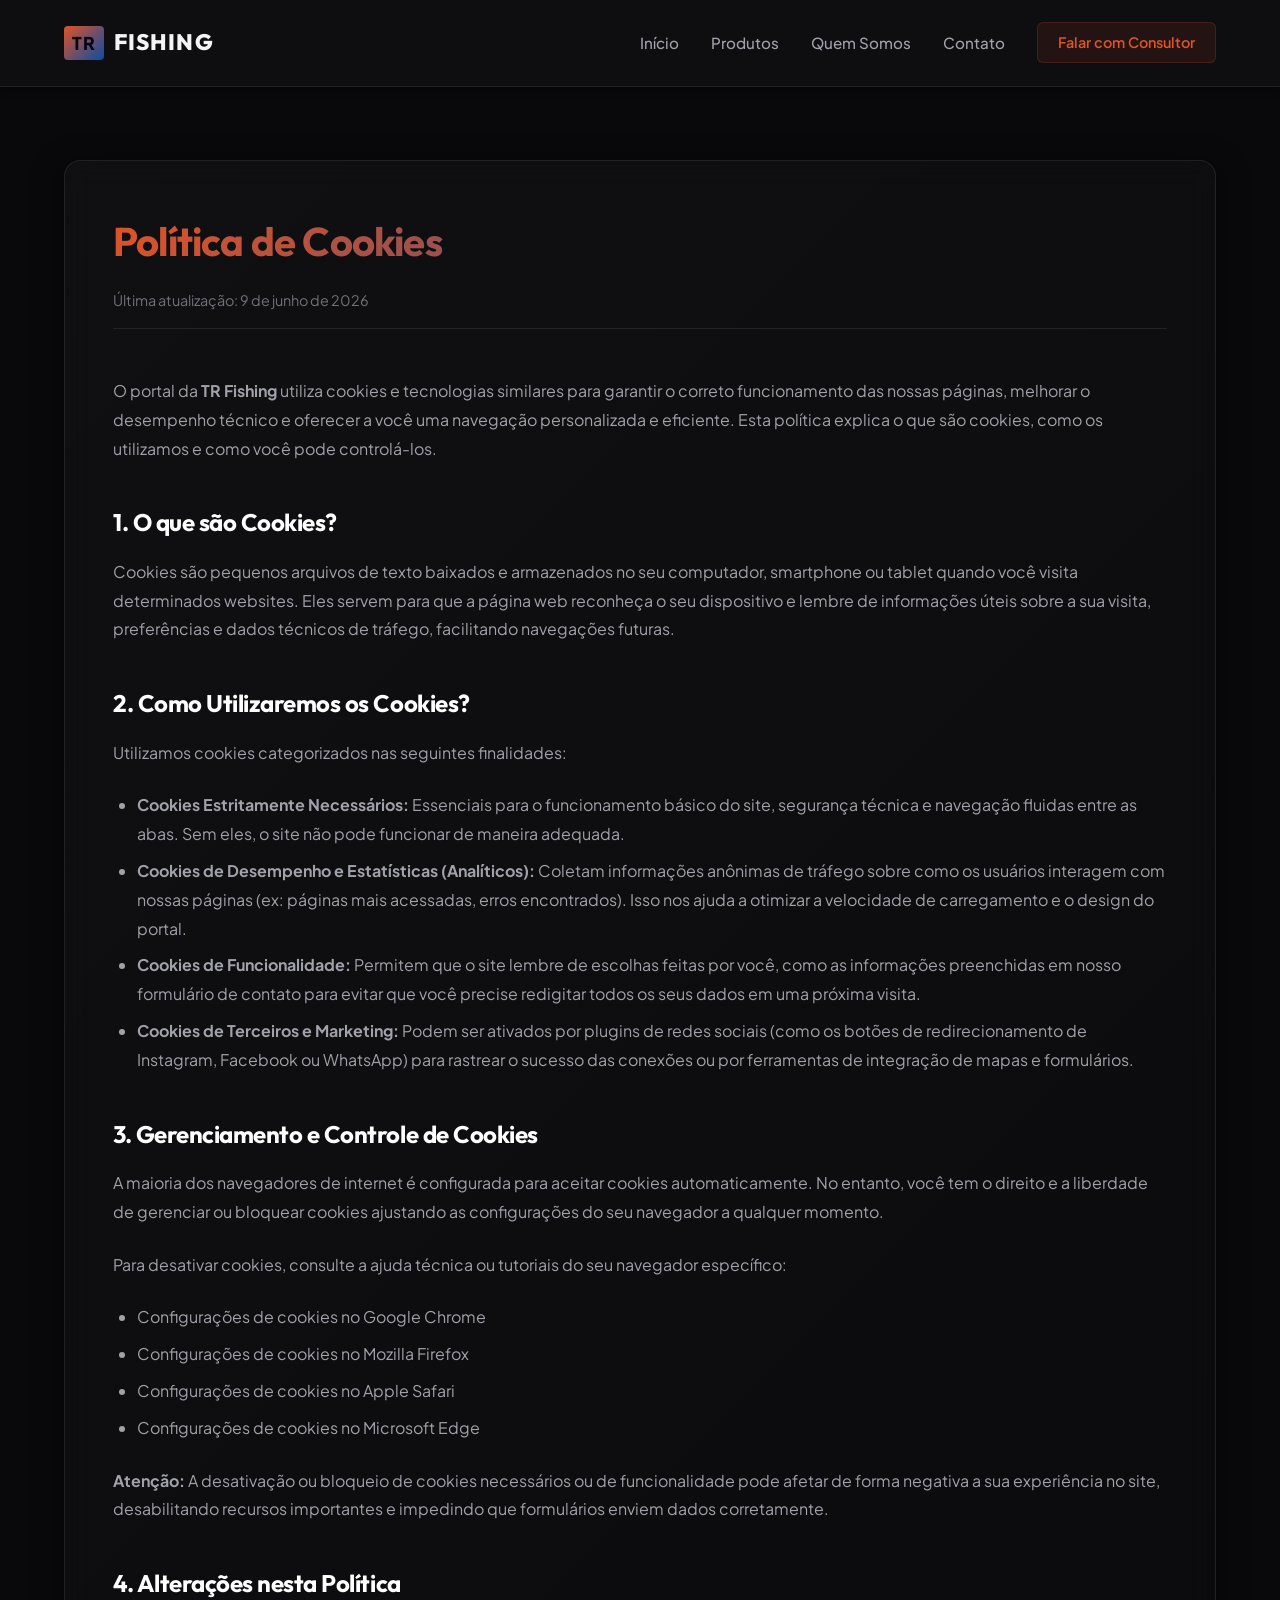
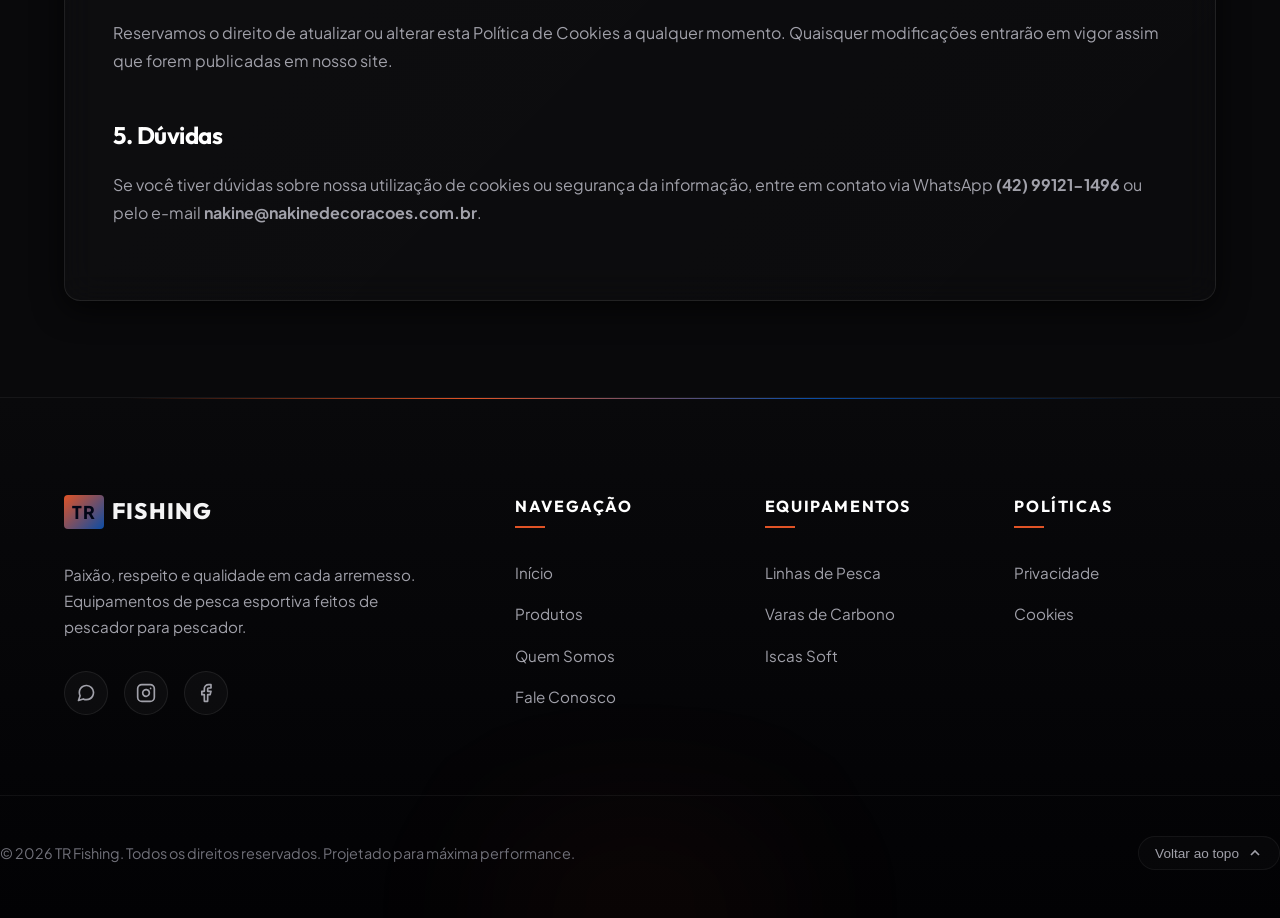
<file: politica-cookies.html>
<!DOCTYPE html>
<html lang="pt-BR">
<head>
    <meta charset="UTF-8">
    <meta name="viewport" content="width=device-width, initial-scale=1.0">
    <title>Política de Cookies | TR Fishing</title>
    <meta name="description" content="Política de Cookies da TR Fishing. Saiba quais cookies utilizamos e como gerenciar suas preferências de navegação.">
    <meta name="robots" content="noindex, follow">
    
    <!-- Fonts -->
    <link rel="preconnect" href="https://fonts.googleapis.com">
    <link rel="preconnect" href="https://fonts.gstatic.com" crossorigin>
    <link href="https://fonts.googleapis.com/css2?family=Outfit:wght@300;400;500;600;700;800&family=Plus+Jakarta+Sans:wght@300;400;500;600;700&display=swap" rel="stylesheet">
    
    <link rel="stylesheet" href="index.css">
    <style>
        .policy-container {
            padding-top: 10rem;
            padding-bottom: 6rem;
        }
        .policy-card {
            background: var(--grad-glass);
            border: 1px solid var(--color-border);
            border-radius: 16px;
            padding: 3rem;
            backdrop-filter: blur(16px);
            box-shadow: var(--shadow-md);
        }
        .policy-title {
            font-size: 2.5rem;
            margin-bottom: 1rem;
            background: var(--grad-primary);
            -webkit-background-clip: text;
            -webkit-text-fill-color: transparent;
            background-clip: text;
        }
        .policy-meta {
            color: var(--color-text-muted);
            font-size: 0.9rem;
            margin-bottom: 3rem;
            border-bottom: 1px solid var(--color-border);
            padding-bottom: 1rem;
        }
        .policy-content h2 {
            font-size: 1.5rem;
            color: #fff;
            margin-top: 2.5rem;
            margin-bottom: 1rem;
        }
        .policy-content p {
            color: var(--color-text-secondary);
            font-size: 1rem;
            line-height: 1.8;
            margin-bottom: 1.5rem;
        }
        .policy-content ul {
            list-style: disc;
            margin-left: 1.5rem;
            margin-bottom: 1.5rem;
            color: var(--color-text-secondary);
        }
        .policy-content li {
            font-size: 1rem;
            line-height: 1.8;
            margin-bottom: 0.5rem;
        }
        @media (max-width: 768px) {
            .policy-card {
                padding: 1.5rem;
            }
            .policy-title {
                font-size: 2rem;
            }
        }
    </style>
</head>
<body>

    <!-- Header / Navbar -->
    <header class="navbar-header scrolled" id="navbar">
        <div class="nav-container">
            <a href="index.html#home" class="logo-area">
                <span class="logo-icon">TR</span>
                <span class="logo-text">FISHING</span>
            </a>
            
            <button class="mobile-toggle" id="mobile-toggle" aria-label="Abrir Menu">
                <svg class="burger-icon" viewBox="0 0 24 24" width="24" height="24">
                    <line x1="4" y1="6" x2="20" y2="6" stroke="currentColor" stroke-width="2" stroke-linecap="round"/>
                    <line x1="4" y1="12" x2="20" y2="12" stroke="currentColor" stroke-width="2" stroke-linecap="round"/>
                    <line x1="4" y1="18" x2="20" y2="18" stroke="currentColor" stroke-width="2" stroke-linecap="round"/>
                </svg>
            </button>

            <nav class="nav-menu" id="nav-menu">
                <a href="index.html#home" class="nav-link">Início</a>
                <a href="index.html#produtos" class="nav-link">Produtos</a>
                <a href="index.html#quem-somos" class="nav-link">Quem Somos</a>
                <a href="index.html#contato" class="nav-link">Contato</a>
                <a href="https://wa.me/5542991211496?text=Olá,%20gostaria%20de%20falar%20com%20um%20consultor%20da%20TR%20Fishing." target="_blank" class="nav-cta">
                    Falar com Consultor
                </a>
            </nav>
        </div>
    </header>

    <!-- Content Area -->
    <main class="policy-container container">
        <article class="policy-card">
            <h1 class="policy-title">Política de Cookies</h1>
            <div class="policy-meta">Última atualização: 9 de junho de 2026</div>
            
            <div class="policy-content">
                <p>O portal da <strong>TR Fishing</strong> utiliza cookies e tecnologias similares para garantir o correto funcionamento das nossas páginas, melhorar o desempenho técnico e oferecer a você uma navegação personalizada e eficiente. Esta política explica o que são cookies, como os utilizamos e como você pode controlá-los.</p>
                
                <h2>1. O que são Cookies?</h2>
                <p>Cookies são pequenos arquivos de texto baixados e armazenados no seu computador, smartphone ou tablet quando você visita determinados websites. Eles servem para que a página web reconheça o seu dispositivo e lembre de informações úteis sobre a sua visita, preferências e dados técnicos de tráfego, facilitando navegações futuras.</p>

                <h2>2. Como Utilizaremos os Cookies?</h2>
                <p>Utilizamos cookies categorizados nas seguintes finalidades:</p>
                <ul>
                    <li><strong>Cookies Estritamente Necessários:</strong> Essenciais para o funcionamento básico do site, segurança técnica e navegação fluidas entre as abas. Sem eles, o site não pode funcionar de maneira adequada.</li>
                    <li><strong>Cookies de Desempenho e Estatísticas (Analíticos):</strong> Coletam informações anônimas de tráfego sobre como os usuários interagem com nossas páginas (ex: páginas mais acessadas, erros encontrados). Isso nos ajuda a otimizar a velocidade de carregamento e o design do portal.</li>
                    <li><strong>Cookies de Funcionalidade:</strong> Permitem que o site lembre de escolhas feitas por você, como as informações preenchidas em nosso formulário de contato para evitar que você precise redigitar todos os seus dados em uma próxima visita.</li>
                    <li><strong>Cookies de Terceiros e Marketing:</strong> Podem ser ativados por plugins de redes sociais (como os botões de redirecionamento de Instagram, Facebook ou WhatsApp) para rastrear o sucesso das conexões ou por ferramentas de integração de mapas e formulários.</li>
                </ul>

                <h2>3. Gerenciamento e Controle de Cookies</h2>
                <p>A maioria dos navegadores de internet é configurada para aceitar cookies automaticamente. No entanto, você tem o direito e a liberdade de gerenciar ou bloquear cookies ajustando as configurações do seu navegador a qualquer momento.</p>
                <p>Para desativar cookies, consulte a ajuda técnica ou tutoriais do seu navegador específico:</p>
                <ul>
                    <li><a href="https://support.google.com/chrome/answer/95647?hl=pt-BR" target="_blank" rel="noopener noreferrer">Configurações de cookies no Google Chrome</a></li>
                    <li><a href="https://support.mozilla.org/pt-BR/kb/gerencie-configuracoes-de-armazenamento-local-de-s" target="_blank" rel="noopener noreferrer">Configurações de cookies no Mozilla Firefox</a></li>
                    <li><a href="https://support.apple.com/pt-br/guide/safari/sfri11471/mac" target="_blank" rel="noopener noreferrer">Configurações de cookies no Apple Safari</a></li>
                    <li><a href="https://support.microsoft.com/pt-br/windows/excluir-e-gerenciar-cookies-168dab11-0753-043d-7c16-ede5947fc64d" target="_blank" rel="noopener noreferrer">Configurações de cookies no Microsoft Edge</a></li>
                </ul>
                <p><strong>Atenção:</strong> A desativação ou bloqueio de cookies necessários ou de funcionalidade pode afetar de forma negativa a sua experiência no site, desabilitando recursos importantes e impedindo que formulários enviem dados corretamente.</p>

                <h2>4. Alterações nesta Política</h2>
                <p>Reservamos o direito de atualizar ou alterar esta Política de Cookies a qualquer momento. Quaisquer modificações entrarão em vigor assim que forem publicadas em nosso site.</p>

                <h2>5. Dúvidas</h2>
                <p>Se você tiver dúvidas sobre nossa utilização de cookies ou segurança da informação, entre em contato via WhatsApp <strong>(42) 99121-1496</strong> ou pelo e-mail <strong>nakine@nakinedecoracoes.com.br</strong>.</p>
            </div>
        </article>
    </main>

    <!-- Footer -->
    <footer class="footer">
        <div class="footer-top-line"></div>
        <div class="container footer-grid">
            <div class="footer-brand">
                <a href="index.html#home" class="logo-area">
                    <span class="logo-icon">TR</span>
                    <span class="logo-text">FISHING</span>
                </a>
                <p class="footer-desc">Paixão, respeito e qualidade em cada arremesso. Equipamentos de pesca esportiva feitos de pescador para pescador.</p>
                <div class="footer-socials">
                    <a href="https://wa.me/5542991211496" target="_blank" aria-label="WhatsApp">
                        <svg viewBox="0 0 24 24" width="20" height="20" fill="none" stroke="currentColor" stroke-width="2" stroke-linecap="round" stroke-linejoin="round"><path d="M21 11.5a8.38 8.38 0 0 1-.9 3.8 8.5 8.5 0 0 1-7.6 4.7 8.38 8.38 0 0 1-3.8-.9L3 21l1.9-5.7a8.38 8.38 0 0 1-.9-3.8 8.5 8.5 0 0 1 4.7-7.6 8.38 8.38 0 0 1 3.8-.9h.5a8.48 8.48 0 0 1 8 8v.5z"/></svg>
                    </a>
                    <a href="https://www.instagram.com/tr_fishing_oficial" target="_blank" aria-label="Instagram">
                        <svg viewBox="0 0 24 24" width="20" height="20" fill="none" stroke="currentColor" stroke-width="2" stroke-linecap="round" stroke-linejoin="round"><rect x="2" y="2" width="20" height="20" rx="5" ry="5"/><path d="M16 11.37A4 4 0 1 1 12.63 8 4 4 0 0 1 16 11.37z"/><line x1="17.5" y1="6.5" x2="17.51" y2="6.5"/></svg>
                    </a>
                    <a href="https://www.facebook.com/trfishing" target="_blank" aria-label="Facebook">
                        <svg viewBox="0 0 24 24" width="20" height="20" fill="none" stroke="currentColor" stroke-width="2" stroke-linecap="round" stroke-linejoin="round"><path d="M18 2h-3a5 5 0 0 0-5 5v3H7v4h3v8h4v-8h3l1-4h-4V7a1 1 0 0 1 1-1h3z"/></svg>
                    </a>
                </div>
            </div>
            
            <div class="footer-links">
                <h4>Navegação</h4>
                <ul>
                    <li><a href="index.html#home">Início</a></li>
                    <li><a href="index.html#produtos">Produtos</a></li>
                    <li><a href="index.html#quem-somos">Quem Somos</a></li>
                    <li><a href="index.html#contato">Fale Conosco</a></li>
                </ul>
            </div>

            <div class="footer-links">
                <h4>Equipamentos</h4>
                <ul>
                    <li><a href="index.html#produtos" onclick="filterCatalog('linhas')">Linhas de Pesca</a></li>
                    <li><a href="index.html#produtos" onclick="filterCatalog('varas')">Varas de Carbono</a></li>
                    <li><a href="index.html#produtos" onclick="filterCatalog('iscas')">Iscas Soft</a></li>
                </ul>
            </div>

            <div class="footer-links">
                <h4>Políticas</h4>
                <ul>
                    <li><a href="politica-privacidade.html">Privacidade</a></li>
                    <li><a href="politica-cookies.html">Cookies</a></li>
                </ul>
            </div>
        </div>

        <div class="footer-bottom">
            <p>&copy; 2026 TR Fishing. Todos os direitos reservados. Projetado para máxima performance.</p>
            <button class="btn-back-to-top" onclick="window.scrollTo({top: 0, behavior: 'smooth'})" aria-label="Voltar ao topo">
                Voltar ao topo
                <svg viewBox="0 0 24 24" width="16" height="16" fill="none" stroke="currentColor" stroke-width="2.5"><polyline points="18 15 12 9 6 15"/></svg>
            </button>
        </div>
    </footer>

    <script>
        // Stub for filterCatalog to avoid errors on pages other than index.html
        window.filterCatalog = function(category) {
            window.location.href = 'index.html#produtos';
            localStorage.setItem('filterCategory', category);
        };
    </script>
</body>
</html>
</file>
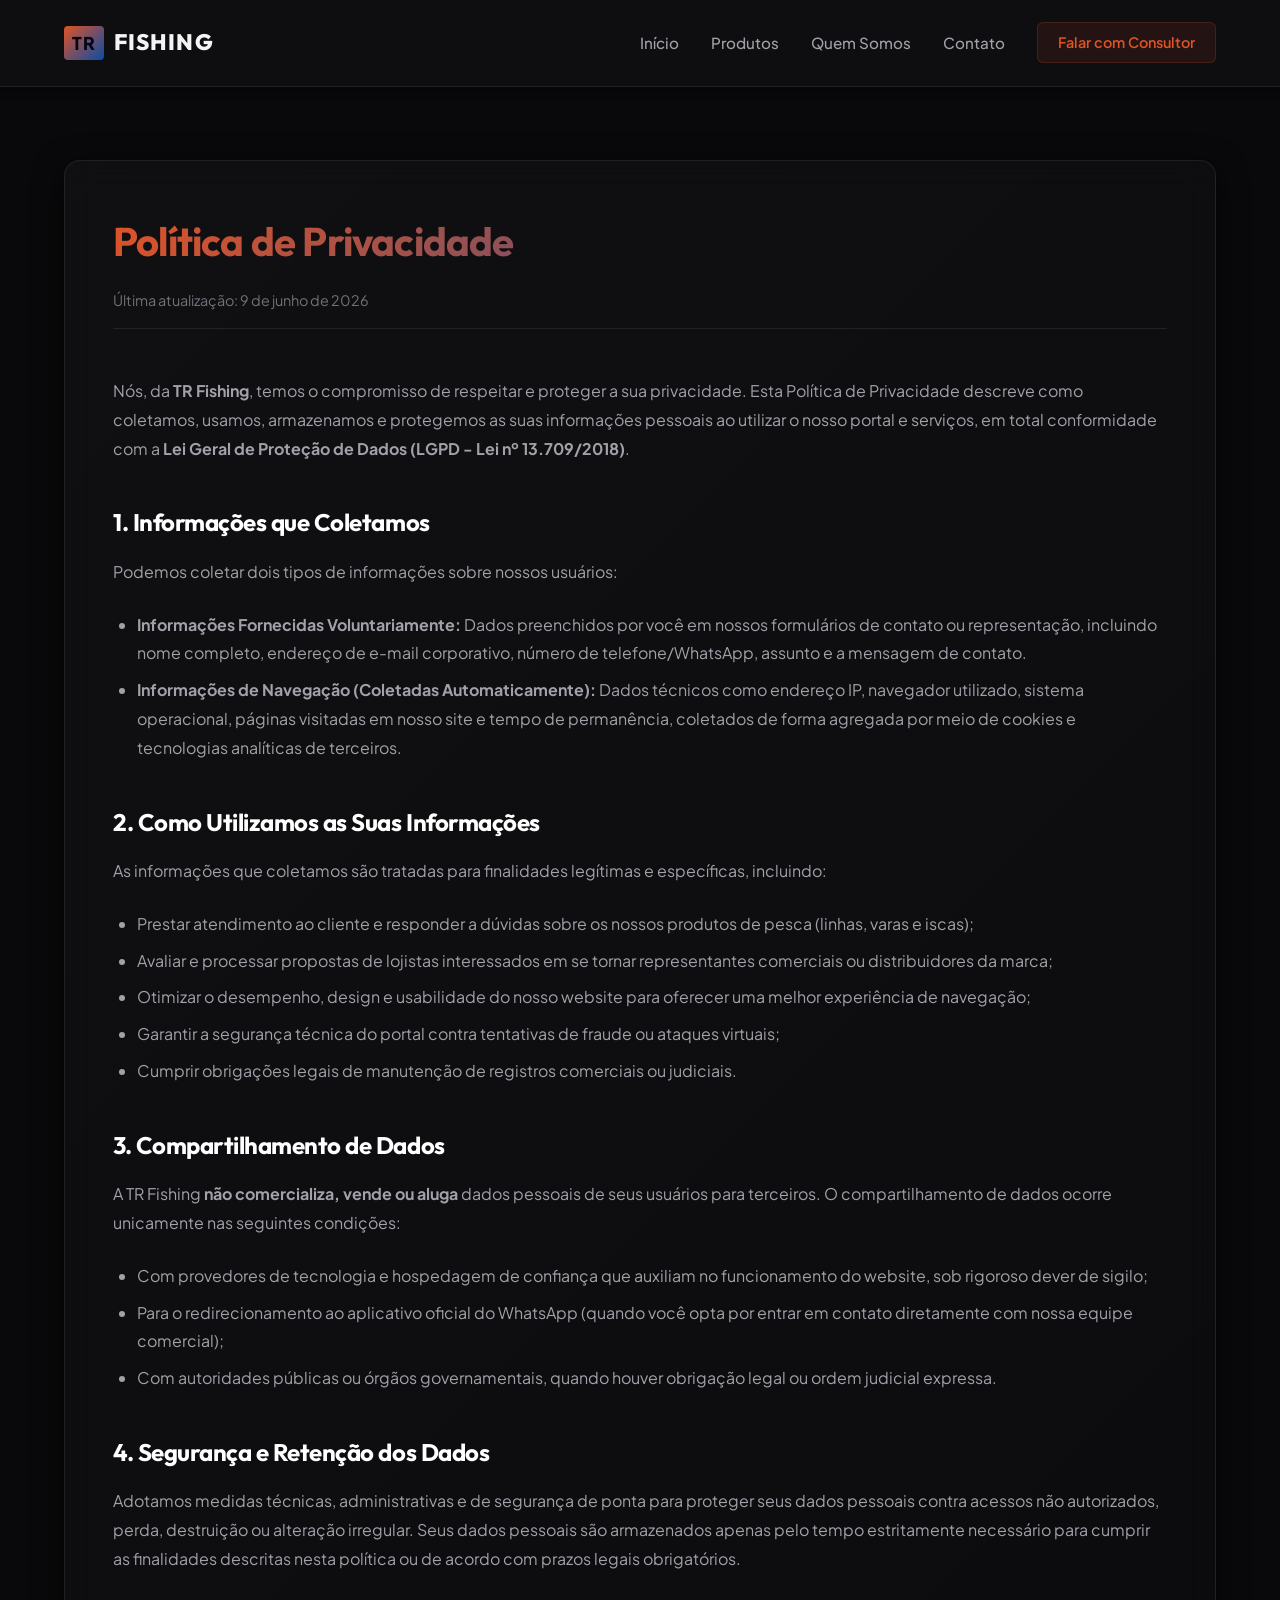
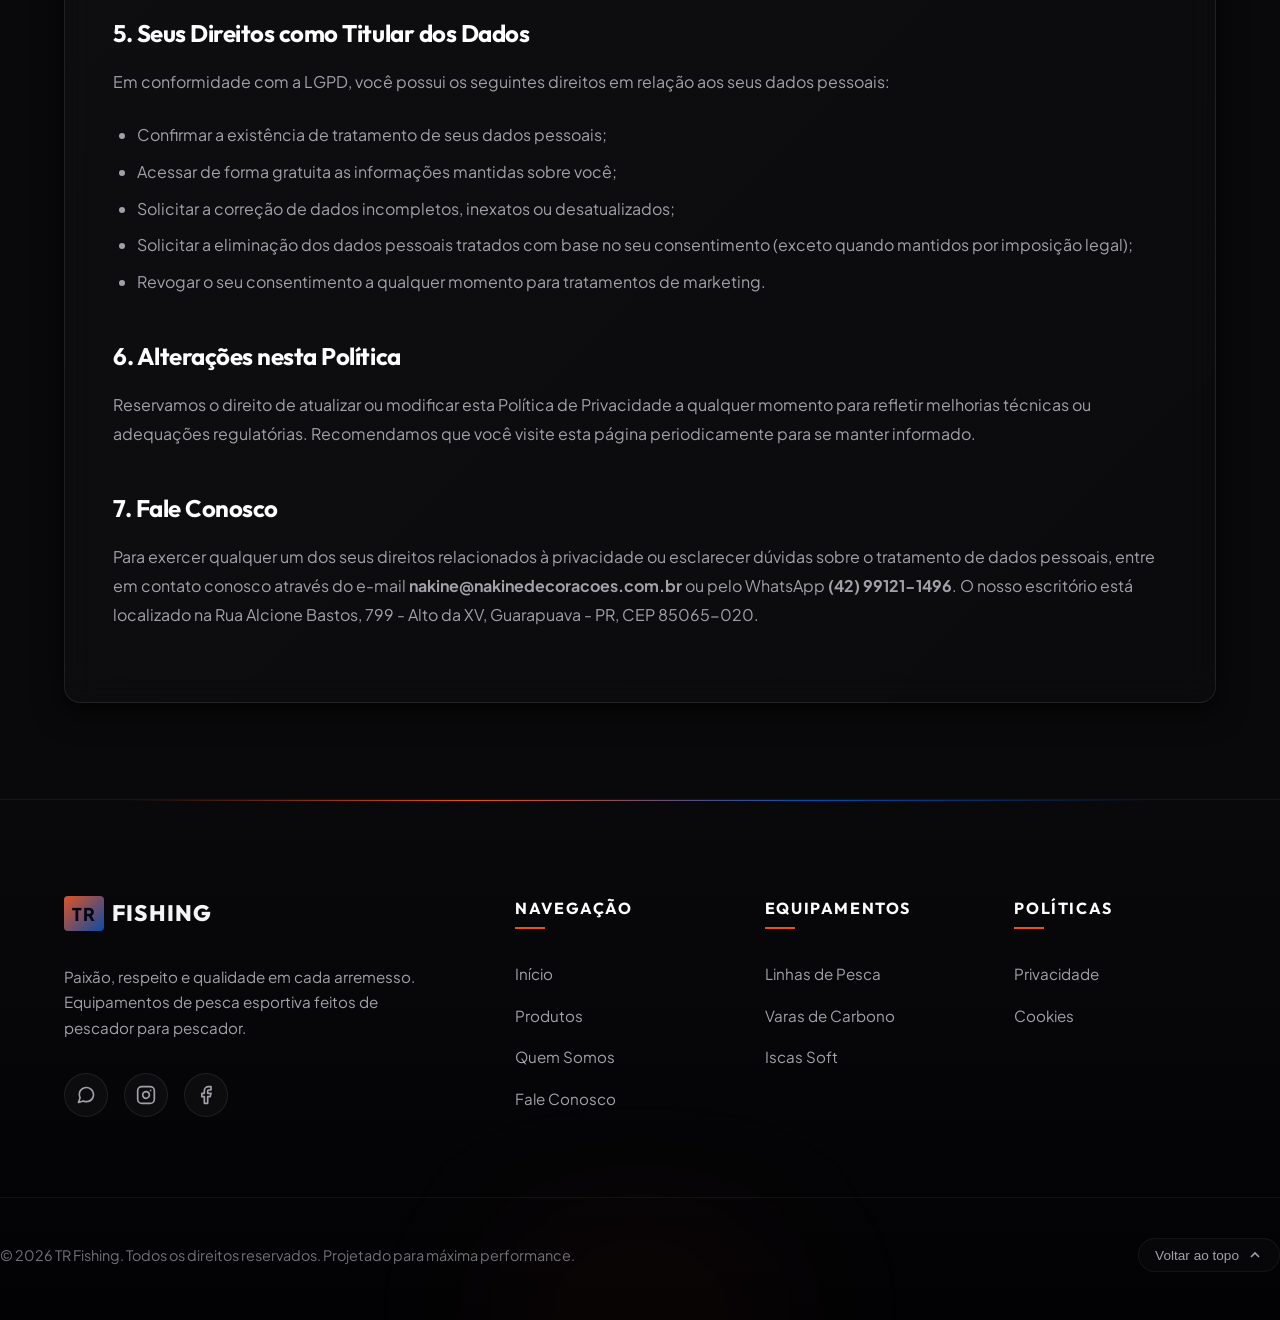
<file: politica-privacidade.html>
<!DOCTYPE html>
<html lang="pt-BR">
<head>
    <meta charset="UTF-8">
    <meta name="viewport" content="width=device-width, initial-scale=1.0">
    <title>Política de Privacidade | TR Fishing</title>
    <meta name="description" content="Política de Privacidade e Proteção de Dados da TR Fishing. Saiba como coletamos, usamos e protegemos seus dados pessoais de acordo com a LGPD.">
    <meta name="robots" content="noindex, follow">
    
    <!-- Fonts -->
    <link rel="preconnect" href="https://fonts.googleapis.com">
    <link rel="preconnect" href="https://fonts.gstatic.com" crossorigin>
    <link href="https://fonts.googleapis.com/css2?family=Outfit:wght@300;400;500;600;700;800&family=Plus+Jakarta+Sans:wght@300;400;500;600;700&display=swap" rel="stylesheet">
    
    <link rel="stylesheet" href="index.css">
    <style>
        .policy-container {
            padding-top: 10rem;
            padding-bottom: 6rem;
        }
        .policy-card {
            background: var(--grad-glass);
            border: 1px solid var(--color-border);
            border-radius: 16px;
            padding: 3rem;
            backdrop-filter: blur(16px);
            box-shadow: var(--shadow-md);
        }
        .policy-title {
            font-size: 2.5rem;
            margin-bottom: 1rem;
            background: var(--grad-primary);
            -webkit-background-clip: text;
            -webkit-text-fill-color: transparent;
            background-clip: text;
        }
        .policy-meta {
            color: var(--color-text-muted);
            font-size: 0.9rem;
            margin-bottom: 3rem;
            border-bottom: 1px solid var(--color-border);
            padding-bottom: 1rem;
        }
        .policy-content h2 {
            font-size: 1.5rem;
            color: #fff;
            margin-top: 2.5rem;
            margin-bottom: 1rem;
        }
        .policy-content p {
            color: var(--color-text-secondary);
            font-size: 1rem;
            line-height: 1.8;
            margin-bottom: 1.5rem;
        }
        .policy-content ul {
            list-style: disc;
            margin-left: 1.5rem;
            margin-bottom: 1.5rem;
            color: var(--color-text-secondary);
        }
        .policy-content li {
            font-size: 1rem;
            line-height: 1.8;
            margin-bottom: 0.5rem;
        }
        @media (max-width: 768px) {
            .policy-card {
                padding: 1.5rem;
            }
            .policy-title {
                font-size: 2rem;
            }
        }
    </style>
</head>
<body>

    <!-- Header / Navbar -->
    <header class="navbar-header scrolled" id="navbar">
        <div class="nav-container">
            <a href="index.html#home" class="logo-area">
                <span class="logo-icon">TR</span>
                <span class="logo-text">FISHING</span>
            </a>
            
            <button class="mobile-toggle" id="mobile-toggle" aria-label="Abrir Menu">
                <svg class="burger-icon" viewBox="0 0 24 24" width="24" height="24">
                    <line x1="4" y1="6" x2="20" y2="6" stroke="currentColor" stroke-width="2" stroke-linecap="round"/>
                    <line x1="4" y1="12" x2="20" y2="12" stroke="currentColor" stroke-width="2" stroke-linecap="round"/>
                    <line x1="4" y1="18" x2="20" y2="18" stroke="currentColor" stroke-width="2" stroke-linecap="round"/>
                </svg>
            </button>

            <nav class="nav-menu" id="nav-menu">
                <a href="index.html#home" class="nav-link">Início</a>
                <a href="index.html#produtos" class="nav-link">Produtos</a>
                <a href="index.html#quem-somos" class="nav-link">Quem Somos</a>
                <a href="index.html#contato" class="nav-link">Contato</a>
                <a href="https://wa.me/5542991211496?text=Olá,%20gostaria%20de%20falar%20com%20um%20consultor%20da%20TR%20Fishing." target="_blank" class="nav-cta">
                    Falar com Consultor
                </a>
            </nav>
        </div>
    </header>

    <!-- Content Area -->
    <main class="policy-container container">
        <article class="policy-card">
            <h1 class="policy-title">Política de Privacidade</h1>
            <div class="policy-meta">Última atualização: 9 de junho de 2026</div>
            
            <div class="policy-content">
                <p>Nós, da <strong>TR Fishing</strong>, temos o compromisso de respeitar e proteger a sua privacidade. Esta Política de Privacidade descreve como coletamos, usamos, armazenamos e protegemos as suas informações pessoais ao utilizar o nosso portal e serviços, em total conformidade com a <strong>Lei Geral de Proteção de Dados (LGPD - Lei nº 13.709/2018)</strong>.</p>
                
                <h2>1. Informações que Coletamos</h2>
                <p>Podemos coletar dois tipos de informações sobre nossos usuários:</p>
                <ul>
                    <li><strong>Informações Fornecidas Voluntariamente:</strong> Dados preenchidos por você em nossos formulários de contato ou representação, incluindo nome completo, endereço de e-mail corporativo, número de telefone/WhatsApp, assunto e a mensagem de contato.</li>
                    <li><strong>Informações de Navegação (Coletadas Automaticamente):</strong> Dados técnicos como endereço IP, navegador utilizado, sistema operacional, páginas visitadas em nosso site e tempo de permanência, coletados de forma agregada por meio de cookies e tecnologias analíticas de terceiros.</li>
                </ul>

                <h2>2. Como Utilizamos as Suas Informações</h2>
                <p>As informações que coletamos são tratadas para finalidades legítimas e específicas, incluindo:</p>
                <ul>
                    <li>Prestar atendimento ao cliente e responder a dúvidas sobre os nossos produtos de pesca (linhas, varas e iscas);</li>
                    <li>Avaliar e processar propostas de lojistas interessados em se tornar representantes comerciais ou distribuidores da marca;</li>
                    <li>Otimizar o desempenho, design e usabilidade do nosso website para oferecer uma melhor experiência de navegação;</li>
                    <li>Garantir a segurança técnica do portal contra tentativas de fraude ou ataques virtuais;</li>
                    <li>Cumprir obrigações legais de manutenção de registros comerciais ou judiciais.</li>
                </ul>

                <h2>3. Compartilhamento de Dados</h2>
                <p>A TR Fishing <strong>não comercializa, vende ou aluga</strong> dados pessoais de seus usuários para terceiros. O compartilhamento de dados ocorre unicamente nas seguintes condições:</p>
                <ul>
                    <li>Com provedores de tecnologia e hospedagem de confiança que auxiliam no funcionamento do website, sob rigoroso dever de sigilo;</li>
                    <li>Para o redirecionamento ao aplicativo oficial do WhatsApp (quando você opta por entrar em contato diretamente com nossa equipe comercial);</li>
                    <li>Com autoridades públicas ou órgãos governamentais, quando houver obrigação legal ou ordem judicial expressa.</li>
                </ul>

                <h2>4. Segurança e Retenção dos Dados</h2>
                <p>Adotamos medidas técnicas, administrativas e de segurança de ponta para proteger seus dados pessoais contra acessos não autorizados, perda, destruição ou alteração irregular. Seus dados pessoais são armazenados apenas pelo tempo estritamente necessário para cumprir as finalidades descritas nesta política ou de acordo com prazos legais obrigatórios.</p>

                <h2>5. Seus Direitos como Titular dos Dados</h2>
                <p>Em conformidade com a LGPD, você possui os seguintes direitos em relação aos seus dados pessoais:</p>
                <ul>
                    <li>Confirmar a existência de tratamento de seus dados pessoais;</li>
                    <li>Acessar de forma gratuita as informações mantidas sobre você;</li>
                    <li>Solicitar a correção de dados incompletos, inexatos ou desatualizados;</li>
                    <li>Solicitar a eliminação dos dados pessoais tratados com base no seu consentimento (exceto quando mantidos por imposição legal);</li>
                    <li>Revogar o seu consentimento a qualquer momento para tratamentos de marketing.</li>
                </ul>

                <h2>6. Alterações nesta Política</h2>
                <p>Reservamos o direito de atualizar ou modificar esta Política de Privacidade a qualquer momento para refletir melhorias técnicas ou adequações regulatórias. Recomendamos que você visite esta página periodicamente para se manter informado.</p>

                <h2>7. Fale Conosco</h2>
                <p>Para exercer qualquer um dos seus direitos relacionados à privacidade ou esclarecer dúvidas sobre o tratamento de dados pessoais, entre em contato conosco através do e-mail <strong>nakine@nakinedecoracoes.com.br</strong> ou pelo WhatsApp <strong>(42) 99121-1496</strong>. O nosso escritório está localizado na Rua Alcione Bastos, 799 - Alto da XV, Guarapuava - PR, CEP 85065-020.</p>
            </div>
        </article>
    </main>

    <!-- Footer -->
    <footer class="footer">
        <div class="footer-top-line"></div>
        <div class="container footer-grid">
            <div class="footer-brand">
                <a href="index.html#home" class="logo-area">
                    <span class="logo-icon">TR</span>
                    <span class="logo-text">FISHING</span>
                </a>
                <p class="footer-desc">Paixão, respeito e qualidade em cada arremesso. Equipamentos de pesca esportiva feitos de pescador para pescador.</p>
                <div class="footer-socials">
                    <a href="https://wa.me/5542991211496" target="_blank" aria-label="WhatsApp">
                        <svg viewBox="0 0 24 24" width="20" height="20" fill="none" stroke="currentColor" stroke-width="2" stroke-linecap="round" stroke-linejoin="round"><path d="M21 11.5a8.38 8.38 0 0 1-.9 3.8 8.5 8.5 0 0 1-7.6 4.7 8.38 8.38 0 0 1-3.8-.9L3 21l1.9-5.7a8.38 8.38 0 0 1-.9-3.8 8.5 8.5 0 0 1 4.7-7.6 8.38 8.38 0 0 1 3.8-.9h.5a8.48 8.48 0 0 1 8 8v.5z"/></svg>
                    </a>
                    <a href="https://www.instagram.com/tr_fishing_oficial" target="_blank" aria-label="Instagram">
                        <svg viewBox="0 0 24 24" width="20" height="20" fill="none" stroke="currentColor" stroke-width="2" stroke-linecap="round" stroke-linejoin="round"><rect x="2" y="2" width="20" height="20" rx="5" ry="5"/><path d="M16 11.37A4 4 0 1 1 12.63 8 4 4 0 0 1 16 11.37z"/><line x1="17.5" y1="6.5" x2="17.51" y2="6.5"/></svg>
                    </a>
                    <a href="https://www.facebook.com/trfishing" target="_blank" aria-label="Facebook">
                        <svg viewBox="0 0 24 24" width="20" height="20" fill="none" stroke="currentColor" stroke-width="2" stroke-linecap="round" stroke-linejoin="round"><path d="M18 2h-3a5 5 0 0 0-5 5v3H7v4h3v8h4v-8h3l1-4h-4V7a1 1 0 0 1 1-1h3z"/></svg>
                    </a>
                </div>
            </div>
            
            <div class="footer-links">
                <h4>Navegação</h4>
                <ul>
                    <li><a href="index.html#home">Início</a></li>
                    <li><a href="index.html#produtos">Produtos</a></li>
                    <li><a href="index.html#quem-somos">Quem Somos</a></li>
                    <li><a href="index.html#contato">Fale Conosco</a></li>
                </ul>
            </div>

            <div class="footer-links">
                <h4>Equipamentos</h4>
                <ul>
                    <li><a href="index.html#produtos" onclick="filterCatalog('linhas')">Linhas de Pesca</a></li>
                    <li><a href="index.html#produtos" onclick="filterCatalog('varas')">Varas de Carbono</a></li>
                    <li><a href="index.html#produtos" onclick="filterCatalog('iscas')">Iscas Soft</a></li>
                </ul>
            </div>

            <div class="footer-links">
                <h4>Políticas</h4>
                <ul>
                    <li><a href="politica-privacidade.html">Privacidade</a></li>
                    <li><a href="politica-cookies.html">Cookies</a></li>
                </ul>
            </div>
        </div>

        <div class="footer-bottom">
            <p>&copy; 2026 TR Fishing. Todos os direitos reservados. Projetado para máxima performance.</p>
            <button class="btn-back-to-top" onclick="window.scrollTo({top: 0, behavior: 'smooth'})" aria-label="Voltar ao topo">
                Voltar ao topo
                <svg viewBox="0 0 24 24" width="16" height="16" fill="none" stroke="currentColor" stroke-width="2.5"><polyline points="18 15 12 9 6 15"/></svg>
            </button>
        </div>
    </footer>

    <script>
        // Stub for filterCatalog to avoid errors on pages other than index.html
        window.filterCatalog = function(category) {
            window.location.href = 'index.html#produtos';
            localStorage.setItem('filterCategory', category);
        };
    </script>
</body>
</html>
</file>
<file: index.css>
/* ==========================================================================
   TR Fishing CSS Stylesheet - Premium Design System
   ========================================================================== */

/* Variables & Tokens */
:root {
    /* Colors */
    --color-bg-base: #09090b;       /* Dark base background */
    --color-bg-surface: #121214;    /* Surface containers */
    --color-bg-glass: rgba(18, 18, 20, 0.7); /* Translucent glass containers */
    --color-border: rgba(255, 255, 255, 0.08);
    --color-border-glow: rgba(224, 83, 38, 0.2);
    
    --color-text-primary: #f4f4f5;   /* Pure zinc white */
    --color-text-secondary: #a1a1aa; /* Muted zinc grey */
    --color-text-muted: #71717a;     /* Muted hints */
    
    /* Accents */
    --color-primary: #e05326;        /* Vibrant Teal */
    --color-primary-hover: #c43f16;  /* Deep Teal */
    --color-secondary: #0b4ca5;      /* Bright Blue */
    --color-accent: #e05326;         /* Neon Green (Fishing vibe) */
    
    /* Gradients */
    --grad-primary: linear-gradient(135deg, #e05326 0%, #0b4ca5 100%);
    --grad-dark: linear-gradient(180deg, #09090b 0%, #121214 100%);
    --grad-glass: linear-gradient(135deg, rgba(255, 255, 255, 0.03) 0%, rgba(255, 255, 255, 0.01) 100%);
    
    /* Typography */
    --font-heading: 'Outfit', sans-serif;
    --font-body: 'Plus Jakarta Sans', sans-serif;
    
    /* Shadows & Glows */
    --shadow-sm: 0 2px 8px rgba(0, 0, 0, 0.5);
    --shadow-md: 0 8px 30px rgba(0, 0, 0, 0.7);
    --shadow-glow: 0 0 25px rgba(224, 83, 38, 0.3);
    
    /* Transitions */
    --transition-fast: 0.2s cubic-bezier(0.4, 0, 0.2, 1);
    --transition-normal: 0.4s cubic-bezier(0.4, 0, 0.2, 1);
    --transition-slow: 0.7s cubic-bezier(0.4, 0, 0.2, 1);
}

/* Reset & Base Styles */
* {
    margin: 0;
    padding: 0;
    box-sizing: border-box;
    scroll-behavior: smooth;
}

body {
    background-color: var(--color-bg-base);
    color: var(--color-text-primary);
    font-family: var(--font-body);
    line-height: 1.6;
    overflow-x: hidden;
    -webkit-font-smoothing: antialiased;
}

h1, h2, h3, h4, h5, h6 {
    font-family: var(--font-heading);
    font-weight: 700;
    letter-spacing: -0.02em;
    color: var(--color-text-primary);
}

a {
    color: inherit;
    text-decoration: none;
    transition: var(--transition-fast);
}

img {
    max-width: 100%;
    height: auto;
    display: block;
}

ul {
    list-style: none;
}

.container {
    width: 100%;
    max-width: 1200px;
    margin: 0 auto;
    padding: 0 1.5rem;
}

.text-center {
    text-align: center;
}

/* Typography Utils */
.gradient-text {
    background: var(--grad-primary);
    -webkit-background-clip: text;
    -webkit-text-fill-color: transparent;
    background-clip: text;
}

.glow-text {
    text-shadow: 0 0 10px rgba(224, 83, 38, 0.4);
    color: var(--color-primary);
}

/* Buttons */
.btn {
    display: inline-flex;
    align-items: center;
    justify-content: center;
    gap: 0.5rem;
    padding: 0.75rem 1.75rem;
    font-family: var(--font-heading);
    font-weight: 600;
    font-size: 0.95rem;
    border-radius: 8px;
    cursor: pointer;
    transition: all var(--transition-normal);
}

.btn-primary {
    background: var(--grad-primary);
    color: #020617;
    border: none;
    box-shadow: 0 4px 15px rgba(224, 83, 38, 0.3);
}

.btn-primary:hover {
    transform: translateY(-2px);
    box-shadow: 0 8px 25px rgba(224, 83, 38, 0.5), var(--shadow-glow);
}

.btn-secondary {
    background: transparent;
    color: var(--color-text-primary);
    border: 1px solid var(--color-border);
    backdrop-filter: blur(10px);
}

.btn-secondary:hover {
    background: rgba(255, 255, 255, 0.05);
    border-color: var(--color-primary);
    transform: translateY(-2px);
}

.btn-full {
    width: 100%;
}

/* Header & Glassmorphic Navigation */
.navbar-header {
    position: fixed;
    top: 0;
    left: 0;
    width: 100%;
    z-index: 1000;
    border-bottom: 1px solid var(--color-border);
    transition: all var(--transition-normal);
    background: rgba(9, 9, 11, 0.8);
    backdrop-filter: blur(16px);
}

.navbar-header.scrolled {
    background: var(--color-bg-glass);
    padding: 0.6rem 0;
    box-shadow: var(--shadow-sm);
}

.nav-container {
    display: flex;
    justify-content: space-between;
    align-items: center;
    max-width: 1200px;
    margin: 0 auto;
    padding: 1.2rem 1.5rem;
    transition: all var(--transition-normal);
}

.navbar-header.scrolled .nav-container {
    padding: 0.8rem 1.5rem;
}

.logo-area {
    display: flex;
    align-items: center;
    gap: 0.6rem;
    font-size: 1.4rem;
    font-weight: 800;
    letter-spacing: 0.05em;
}

.logo-icon {
    background: var(--grad-primary);
    color: #020617;
    padding: 0.2rem 0.5rem;
    border-radius: 4px;
    font-size: 1.1rem;
    font-weight: 900;
}

.logo-text {
    font-family: var(--font-heading);
}

.nav-menu {
    display: flex;
    align-items: center;
    gap: 2rem;
}

.nav-link {
    font-size: 0.95rem;
    font-weight: 500;
    color: var(--color-text-secondary);
    position: relative;
    padding: 0.25rem 0;
}

.nav-link:hover, .nav-link.active {
    color: var(--color-text-primary);
}

.nav-link::after {
    content: '';
    position: absolute;
    bottom: 0;
    left: 0;
    width: 0;
    height: 2px;
    background: var(--grad-primary);
    transition: width var(--transition-fast);
}

.nav-link:hover::after, .nav-link.active::after {
    width: 100%;
}

.nav-cta {
    background: rgba(224, 83, 38, 0.1);
    color: var(--color-primary);
    border: 1px solid rgba(224, 83, 38, 0.2);
    padding: 0.5rem 1.25rem;
    border-radius: 6px;
    font-size: 0.9rem;
    font-weight: 600;
}

.nav-cta:hover {
    background: var(--grad-primary);
    color: #020617;
    border-color: transparent;
    box-shadow: 0 4px 12px rgba(224, 83, 38, 0.2);
}

/* Mobile Toggle */
.mobile-toggle {
    display: none;
    background: none;
    border: none;
    color: var(--color-text-primary);
    cursor: pointer;
}

/* Hero Section */
.hero-section {
    position: relative;
    min-height: 100vh;
    display: flex;
    align-items: center;
    justify-content: center;
    padding-top: 80px;
    overflow: hidden;
}

.hero-bg {
    position: absolute;
    top: 0;
    left: 0;
    width: 100%;
    height: 100%;
    background-size: cover;
    background-position: center;
    z-index: -1;
    transform: scale(1.02);
    transition: transform var(--transition-slow);
}

.hero-content {
    text-align: center;
    max-width: 800px;
    z-index: 10;
}

.hero-tagline {
    font-size: 0.9rem;
    font-weight: 700;
    letter-spacing: 0.2em;
    display: block;
    margin-bottom: 1.5rem;
}

.hero-title {
    font-size: clamp(2.5rem, 5vw, 4.5rem);
    line-height: 1.1;
    font-weight: 800;
    margin-bottom: 1.5rem;
}

.hero-subtitle {
    font-size: clamp(1rem, 2vw, 1.25rem);
    color: var(--color-text-secondary);
    max-width: 650px;
    margin: 0 auto 2.5rem;
}

.hero-actions {
    display: flex;
    justify-content: center;
    gap: 1rem;
}

.scroll-indicator {
    position: absolute;
    bottom: 2rem;
    left: 50%;
    transform: translateX(-50%);
    display: flex;
    flex-direction: column;
    align-items: center;
    gap: 0.5rem;
    color: var(--color-text-secondary);
    z-index: 10;
}

.scroll-indicator .mouse {
    width: 26px;
    height: 42px;
    border: 2px solid var(--color-text-muted);
    border-radius: 20px;
    position: relative;
}

.scroll-indicator .mouse .wheel {
    width: 4px;
    height: 8px;
    background-color: var(--color-primary);
    border-radius: 2px;
    position: absolute;
    top: 6px;
    left: 50%;
    transform: translateX(-50%);
    animation: scroll-wheel 1.5s infinite;
}

.scroll-indicator .label {
    font-size: 0.75rem;
    letter-spacing: 0.1em;
    text-transform: uppercase;
}

@keyframes scroll-wheel {
    0% { top: 6px; opacity: 1; }
    50% { top: 14px; opacity: 0; }
    100% { top: 6px; opacity: 1; }
}

/* Highlight Bar */
.highlight-bar {
    background-color: var(--color-bg-surface);
    border-top: 1px solid var(--color-border);
    border-bottom: 1px solid var(--color-border);
    padding: 3rem 0;
}

.highlights-wrapper {
    display: grid;
    grid-template-columns: repeat(auto-fit, minmax(280px, 1fr));
    gap: 2.5rem;
}

.highlight-item {
    display: flex;
    align-items: center;
    gap: 1.2rem;
}

.highlight-icon {
    width: 60px;
    height: 60px;
    background: rgba(224, 83, 38, 0.05);
    border: 1px solid var(--color-border-glow);
    border-radius: 12px;
    display: flex;
    align-items: center;
    justify-content: center;
    color: var(--color-primary);
    box-shadow: 0 4px 10px rgba(0, 0, 0, 0.2);
}

.highlight-item h4 {
    font-size: 1.1rem;
    margin-bottom: 0.25rem;
}

.highlight-item p {
    font-size: 0.88rem;
    color: var(--color-text-secondary);
}

/* Section Header Shared */
.section-header {
    margin-bottom: 4rem;
}

.section-tag {
    font-size: 0.8rem;
    font-weight: 700;
    letter-spacing: 0.15em;
    display: block;
    margin-bottom: 0.75rem;
}

.section-title {
    font-size: clamp(2rem, 3.5vw, 2.75rem);
    margin-bottom: 1rem;
}

.section-subtitle {
    font-size: 1.05rem;
    color: var(--color-text-secondary);
    max-width: 600px;
    margin: 0 auto;
}

/* Products Section & Catalog Grid */
.products-section {
    padding: 6rem 1.5rem;
}

.filter-controls {
    display: flex;
    justify-content: center;
    flex-wrap: wrap;
    gap: 0.75rem;
    margin-bottom: 3rem;
}

.filter-btn {
    background: var(--color-bg-surface);
    color: var(--color-text-secondary);
    border: 1px solid var(--color-border);
    padding: 0.6rem 1.5rem;
    font-family: var(--font-heading);
    font-weight: 600;
    font-size: 0.9rem;
    border-radius: 30px;
    cursor: pointer;
    transition: all var(--transition-fast);
}

.filter-btn:hover {
    color: var(--color-text-primary);
    border-color: var(--color-primary);
}

.filter-btn.active {
    background: var(--grad-primary);
    color: #020617;
    border-color: transparent;
    box-shadow: 0 4px 12px rgba(224, 83, 38, 0.3);
}

.products-grid {
    display: grid;
    grid-template-columns: repeat(auto-fill, minmax(320px, 1fr));
    gap: 2rem;
}

.product-card {
    background: var(--grad-glass);
    border: 1px solid var(--color-border);
    border-radius: 14px;
    overflow: hidden;
    transition: border-color var(--transition-normal), box-shadow var(--transition-normal), transform 0.15s cubic-bezier(0.25, 1, 0.5, 1);
    position: relative;
    display: flex;
    flex-direction: column;
    transform-style: preserve-3d;
    will-change: transform;
}

.product-card::after {
    content: '';
    position: absolute;
    top: 0;
    left: 0;
    width: 100%;
    height: 100%;
    background: radial-gradient(circle at var(--glare-x, 50%) var(--glare-y, 50%), rgba(255, 255, 255, 0.08) 0%, transparent 60%);
    pointer-events: none;
    z-index: 5;
    opacity: 0;
    transition: opacity var(--transition-normal);
}

.product-card:hover::after {
    opacity: 1;
}

.product-card:hover {
    border-color: var(--color-primary);
    box-shadow: var(--shadow-md), 0 10px 30px rgba(224, 83, 38, 0.05);
}

.product-img-wrapper {
    position: relative;
    width: 100%;
    height: 220px;
    overflow: hidden;
    background: #020204;
}

.product-image {
    width: 100%;
    height: 100%;
    object-fit: cover;
    transition: transform var(--transition-slow);
}

.product-card:hover .product-image {
    transform: scale(1.08);
}

.product-badge {
    position: absolute;
    top: 1rem;
    right: 1rem;
    background-color: var(--color-accent);
    color: #020617;
    font-size: 0.75rem;
    font-weight: 800;
    padding: 0.25rem 0.75rem;
    border-radius: 30px;
    text-transform: uppercase;
}

.product-badge.accent {
    background: var(--grad-primary);
}

.product-info {
    padding: 1.5rem;
    display: flex;
    flex-direction: column;
    flex-grow: 1;
}

.product-category-tag {
    font-size: 0.75rem;
    font-weight: 700;
    color: var(--color-primary);
    text-transform: uppercase;
    letter-spacing: 0.05em;
    margin-bottom: 0.5rem;
    display: block;
}

.product-name {
    font-size: 1.25rem;
    font-weight: 700;
    margin-bottom: 0.75rem;
}

.product-short-desc {
    font-size: 0.9rem;
    color: var(--color-text-secondary);
    margin-bottom: 1.5rem;
    flex-grow: 1;
}

.btn-detail {
    display: flex;
    align-items: center;
    gap: 0.5rem;
    background: none;
    border: none;
    color: var(--color-text-primary);
    font-family: var(--font-heading);
    font-weight: 600;
    font-size: 0.9rem;
    cursor: pointer;
    padding: 0.25rem 0;
    transition: all var(--transition-fast);
    align-self: flex-start;
}

.btn-detail svg {
    transition: transform var(--transition-fast);
}

.btn-detail:hover {
    color: var(--color-primary);
}

.btn-detail:hover svg {
    transform: translateX(4px);
}

/* About Us Section */
.about-section {
    background-color: var(--color-bg-surface);
    border-top: 1px solid var(--color-border);
    border-bottom: 1px solid var(--color-border);
    padding: 6rem 0;
}

.about-grid {
    display: grid;
    grid-template-columns: 1fr 1fr;
    gap: 4rem;
    align-items: center;
}

.about-content .about-lead {
    font-size: 1.15rem;
    font-weight: 500;
    margin-bottom: 1.5rem;
}

.about-content .about-desc {
    color: var(--color-text-secondary);
    margin-bottom: 2.5rem;
}

.about-mission {
    display: flex;
    gap: 1.25rem;
}

.mission-bar {
    width: 4px;
    background: var(--grad-primary);
    border-radius: 4px;
    flex-shrink: 0;
}

.about-mission blockquote {
    font-family: var(--font-heading);
    font-size: 1.1rem;
    font-style: italic;
    color: var(--color-text-primary);
    line-height: 1.5;
}

.about-cards-grid {
    display: grid;
    grid-template-columns: 1fr 1fr;
    gap: 1.5rem;
}

.value-card {
    background: var(--color-bg-base);
    border: 1px solid var(--color-border);
    border-radius: 12px;
    padding: 2rem;
    transition: all var(--transition-normal);
}

.value-card:hover {
    border-color: var(--color-primary-hover);
    transform: translateY(-5px);
    box-shadow: 0 10px 20px rgba(0,0,0,0.3);
}

.value-icon {
    width: 48px;
    height: 48px;
    background: rgba(224, 83, 38, 0.05);
    border-radius: 8px;
    display: flex;
    align-items: center;
    justify-content: center;
    color: var(--color-primary);
    margin-bottom: 1.25rem;
}

.value-card h3 {
    font-size: 1.15rem;
    margin-bottom: 0.75rem;
}

.value-card p {
    font-size: 0.88rem;
    color: var(--color-text-secondary);
    line-height: 1.5;
}

/* Contact & Representation */
.contact-section {
    padding: 6rem 0;
}

.contact-grid {
    display: grid;
    grid-template-columns: 1fr 1fr;
    gap: 4rem;
}

.info-details {
    margin: 3rem 0;
    display: flex;
    flex-direction: column;
    gap: 2rem;
}

.info-item {
    display: flex;
    gap: 1.25rem;
}

.info-icon {
    width: 48px;
    height: 48px;
    background: rgba(224, 83, 38, 0.05);
    border: 1px solid var(--color-border);
    border-radius: 10px;
    display: flex;
    align-items: center;
    justify-content: center;
    color: var(--color-primary);
    flex-shrink: 0;
}

.info-item h5 {
    font-size: 1.05rem;
    margin-bottom: 0.25rem;
}

.info-item p {
    color: var(--color-text-secondary);
    font-size: 0.95rem;
}

.rep-card {
    background: var(--grad-glass);
    border: 1px solid var(--color-border);
    border-radius: 12px;
    padding: 2rem;
    box-shadow: var(--shadow-sm);
}

.rep-card h4 {
    font-size: 1.25rem;
    margin-bottom: 0.5rem;
}

.rep-card p {
    font-size: 0.9rem;
    color: var(--color-text-secondary);
    margin-bottom: 1.5rem;
}

.contact-form-wrapper {
    background: var(--color-bg-surface);
    border: 1px solid var(--color-border);
    border-radius: 16px;
    padding: 3rem;
    box-shadow: var(--shadow-md);
}

.form-title {
    font-size: 1.5rem;
    margin-bottom: 2rem;
    position: relative;
}

.form-title::after {
    content: '';
    position: absolute;
    bottom: -8px;
    left: 0;
    width: 40px;
    height: 3px;
    background: var(--grad-primary);
    border-radius: 2px;
}

.form-group {
    margin-bottom: 1.5rem;
}

.form-group label {
    display: block;
    font-size: 0.85rem;
    font-weight: 600;
    color: var(--color-text-secondary);
    margin-bottom: 0.5rem;
}

.form-group input, .form-group select, .form-group textarea {
    width: 100%;
    background-color: var(--color-bg-base);
    color: var(--color-text-primary);
    border: 1px solid var(--color-border);
    border-radius: 8px;
    padding: 0.75rem 1rem;
    font-family: var(--font-body);
    font-size: 0.95rem;
    transition: all var(--transition-fast);
}

.form-group input:focus, .form-group select:focus, .form-group textarea:focus {
    outline: none;
    border-color: var(--color-primary);
    box-shadow: 0 0 10px rgba(224, 83, 38, 0.15);
}

.form-status {
    margin-top: 1rem;
    font-size: 0.9rem;
    font-weight: 600;
}

.form-status.success {
    color: var(--color-accent);
}

.form-status.error {
    color: #ef4444;
}

/* Footer */
.footer {
    background: linear-gradient(180deg, #09090b 0%, #020204 100%);
    border-top: 1px solid var(--color-border);
    padding: 6rem 0 3rem;
    position: relative;
    overflow: hidden;
}

.footer::before {
    content: '';
    position: absolute;
    top: 0;
    left: 50%;
    transform: translateX(-50%);
    width: 80%;
    height: 1px;
    background: linear-gradient(90deg, transparent, var(--color-primary), var(--color-secondary), transparent);
}

.footer::after {
    content: '';
    position: absolute;
    bottom: -150px;
    left: 50%;
    transform: translateX(-50%);
    width: 600px;
    height: 300px;
    background: radial-gradient(circle, rgba(224, 83, 38, 0.05) 0%, transparent 70%);
    filter: blur(50px);
    pointer-events: none;
    z-index: 1;
}

.footer-grid {
    display: grid;
    grid-template-columns: 2fr 1fr 1fr 1fr;
    gap: 3rem;
    margin-bottom: 5rem;
    position: relative;
    z-index: 2;
}

.footer-brand .logo-area {
    margin-bottom: 2rem;
    display: inline-flex;
    align-items: center;
    gap: 0.5rem;
}

.footer-desc {
    color: var(--color-text-secondary);
    font-size: 0.95rem;
    line-height: 1.7;
    margin-bottom: 2rem;
    max-width: 380px;
}

.footer-socials {
    display: flex;
    gap: 1rem;
}

.footer-socials a {
    width: 44px;
    height: 44px;
    border-radius: 50%;
    background: rgba(255, 255, 255, 0.03);
    border: 1px solid rgba(255, 255, 255, 0.08);
    color: var(--color-text-secondary);
    display: flex;
    align-items: center;
    justify-content: center;
    transition: all var(--transition-fast);
}

.footer-socials a:hover {
    color: #fff;
    background: var(--color-primary);
    border-color: var(--color-primary);
    transform: translateY(-4px) scale(1.05);
    box-shadow: var(--shadow-glow);
}

.footer-links h4 {
    font-size: 1rem;
    text-transform: uppercase;
    letter-spacing: 0.1em;
    margin-bottom: 2rem;
    color: #fff;
    position: relative;
    padding-bottom: 0.5rem;
}

.footer-links h4::after {
    content: '';
    position: absolute;
    bottom: 0;
    left: 0;
    width: 30px;
    height: 2px;
    background: var(--color-primary);
}

.footer-links ul {
    display: flex;
    flex-direction: column;
    gap: 1rem;
}

.footer-links a {
    color: var(--color-text-secondary);
    font-size: 0.95rem;
    position: relative;
    display: inline-block;
    transition: color var(--transition-fast);
}

.footer-links a::after {
    content: '';
    position: absolute;
    bottom: -2px;
    left: 0;
    width: 0;
    height: 1px;
    background-color: var(--color-primary);
    transition: width var(--transition-fast);
}

.footer-links a:hover {
    color: #fff;
}

.footer-links a:hover::after {
    width: 100%;
}

.footer-bottom {
    border-top: 1px solid rgba(255, 255, 255, 0.05);
    padding-top: 2.5rem;
    color: var(--color-text-muted);
    font-size: 0.9rem;
    position: relative;
    z-index: 2;
    display: flex;
    justify-content: space-between;
    align-items: center;
    flex-wrap: wrap;
    gap: 1.5rem;
}

.footer-bottom p {
    margin: 0;
}

.btn-back-to-top {
    background: rgba(255, 255, 255, 0.02);
    border: 1px solid rgba(255, 255, 255, 0.05);
    padding: 0.5rem 1rem;
    border-radius: 30px;
    font-size: 0.85rem;
    color: var(--color-text-secondary);
    cursor: pointer;
    display: inline-flex;
    align-items: center;
    gap: 0.5rem;
    transition: all var(--transition-fast);
}

.btn-back-to-top:hover {
    color: #fff;
    background: rgba(255, 255, 255, 0.05);
    border-color: rgba(255, 255, 255, 0.2);
    transform: translateY(-2px);
}

/* Carousel Styles */
.carousel-wrapper {
    position: relative;
    width: 100%;
    margin-top: 2rem;
    padding: 0 1rem;
    display: none; /* Controlled by JS */
    opacity: 0;
    transform: scale(0.98);
    transition: opacity var(--transition-normal), transform var(--transition-normal);
}

.carousel-track {
    display: flex;
    overflow-x: auto;
    scroll-behavior: smooth;
    scroll-snap-type: x mandatory;
    gap: 2rem;
    padding: 1.5rem 0.5rem;
    scrollbar-width: none; /* Firefox */
}

.carousel-track::-webkit-scrollbar {
    display: none; /* Chrome, Safari, Opera */
}

.carousel-card {
    flex: 0 0 calc(33.333% - 1.333rem); /* 3 cards on desktop */
    min-width: 290px;
    scroll-snap-align: start;
    height: 100%;
}

.carousel-arrow {
    position: absolute;
    top: 50%;
    transform: translateY(-50%);
    width: 52px;
    height: 52px;
    border-radius: 50%;
    background: rgba(9, 9, 11, 0.75);
    backdrop-filter: blur(12px);
    border: 1px solid rgba(255, 255, 255, 0.1);
    color: var(--color-text-primary);
    display: flex;
    align-items: center;
    justify-content: center;
    cursor: pointer;
    z-index: 10;
    transition: all var(--transition-fast);
    box-shadow: var(--shadow-sm);
}

.carousel-arrow:hover {
    background: var(--color-primary);
    border-color: var(--color-primary);
    color: #fff;
    box-shadow: var(--shadow-glow);
    transform: translateY(-50%) scale(1.1);
}

.carousel-arrow:active {
    transform: translateY(-50%) scale(0.95);
}

.carousel-arrow.prev {
    left: -1.5rem;
}

.carousel-arrow.next {
    right: -1.5rem;
}

/* Responsive Overrides for Carousel */
@media (max-width: 992px) {
    .carousel-card {
        flex: 0 0 calc(50% - 1rem); /* 2 cards on tablet */
    }
    .carousel-arrow.prev {
        left: -0.5rem;
    }
    .carousel-arrow.next {
        right: -0.5rem;
    }
}

@media (max-width: 600px) {
    .carousel-card {
        flex: 0 0 100%; /* 1 card on mobile */
    }
    .carousel-arrow {
        width: 44px;
        height: 44px;
    }
    .carousel-arrow.prev {
        left: -0.25rem;
    }
    .carousel-arrow.next {
        right: -0.25rem;
    }
}

/* Glassmorphic Product Detail Modal */
.modal-overlay {
    position: fixed;
    top: 0;
    left: 0;
    width: 100%;
    height: 100%;
    background-color: rgba(2, 6, 23, 0.8);
    backdrop-filter: blur(16px);
    z-index: 2000;
    display: flex;
    align-items: center;
    justify-content: center;
    padding: 1.5rem;
    opacity: 0;
    pointer-events: none;
    transition: opacity var(--transition-normal);
}

.modal-overlay.active {
    opacity: 1;
    pointer-events: auto;
}

.modal-card {
    background: rgba(18, 18, 22, 0.9);
    border: 1px solid rgba(255, 255, 255, 0.1);
    border-radius: 16px;
    width: 100%;
    max-width: 900px;
    box-shadow: var(--shadow-md), var(--shadow-glow);
    position: relative;
    overflow: hidden;
    transform: scale(0.95);
    transition: transform var(--transition-normal);
}

.modal-overlay.active .modal-card {
    transform: scale(1);
}

.modal-close {
    position: absolute;
    top: 1.25rem;
    right: 1.25rem;
    background: rgba(255, 255, 255, 0.05);
    border: 1px solid var(--color-border);
    border-radius: 50%;
    width: 38px;
    height: 38px;
    display: flex;
    align-items: center;
    justify-content: center;
    color: var(--color-text-primary);
    cursor: pointer;
    z-index: 10;
    transition: all var(--transition-fast);
}

.modal-close:hover {
    background: rgba(255, 255, 255, 0.1);
    color: var(--color-primary);
    transform: rotate(90deg);
}

.modal-body-grid {
    display: grid;
    grid-template-columns: 1fr 1fr;
}

.modal-image-area {
    width: 100%;
    height: 100%;
    min-height: 350px;
    background: #020204;
    position: relative;
    display: flex;
    align-items: center;
    justify-content: center;
}

.modal-product-img {
    width: 100%;
    height: 100%;
    object-fit: cover;
}

.modal-info-area {
    padding: 3rem;
    display: flex;
    flex-direction: column;
    max-height: 80vh;
    overflow-y: auto;
}

.modal-category {
    font-size: 0.8rem;
    font-weight: 700;
    color: var(--color-primary);
    text-transform: uppercase;
    letter-spacing: 0.1em;
    margin-bottom: 0.5rem;
    display: block;
}

.modal-title {
    font-size: 1.8rem;
    margin-bottom: 1rem;
}

.modal-desc {
    color: var(--color-text-secondary);
    font-size: 0.95rem;
    margin-bottom: 2rem;
}

.specs-heading {
    font-size: 1.1rem;
    margin-bottom: 1rem;
    position: relative;
    padding-bottom: 0.5rem;
    border-bottom: 1px solid var(--color-border);
}

.modal-specs-table {
    display: flex;
    flex-direction: column;
    gap: 0.75rem;
    margin-bottom: 2.5rem;
}

.spec-row {
    display: flex;
    justify-content: space-between;
    font-size: 0.9rem;
    padding-bottom: 0.5rem;
    border-bottom: 1px dashed var(--color-border);
}

.spec-label {
    color: var(--color-text-secondary);
    font-weight: 500;
}

.spec-value {
    color: var(--color-text-primary);
    font-weight: 600;
}

/* Animations Trigger */
[data-animate] {
    opacity: 0;
    transition: opacity var(--transition-slow), transform var(--transition-slow);
}

[data-animate="fade-in"] {
    transform: scale(0.98);
}

[data-animate="slide-up"] {
    transform: translateY(30px);
}

[data-animate="slide-right"] {
    transform: translateX(-40px);
}

[data-animate="slide-left"] {
    transform: translateX(40px);
}

.visible {
    opacity: 1 !important;
    transform: translate(0) scale(1) !important;
}

/* Responsive Breakpoints */
@media (max-width: 992px) {
    .about-grid, .contact-grid, .modal-body-grid {
        grid-template-columns: 1fr;
    }
    
    .modal-image-area {
        height: 250px;
        min-height: auto;
    }
    
    .modal-info-area {
        padding: 2rem;
        max-height: 60vh;
    }
}

@media (max-width: 768px) {
    .nav-menu {
        position: fixed;
        top: 0;
        right: -100%;
        width: 80%;
        max-width: 350px;
        height: 100vh;
        background-color: #0c0c0e;
        border-left: 1px solid var(--color-border);
        flex-direction: column;
        justify-content: center;
        gap: 2.5rem;
        transition: right var(--transition-normal);
        padding: 2rem;
        box-shadow: var(--shadow-md);
    }
    
    .nav-menu.open {
        right: 0;
    }
    
    .mobile-toggle {
        display: block;
        z-index: 1100;
    }
    
    .hero-actions {
        flex-direction: column;
        align-items: stretch;
    }
    
    .highlights-wrapper {
        gap: 2rem;
    }
    
    .about-cards-grid {
        grid-template-columns: 1fr;
    }
    
    .footer-grid {
        grid-template-columns: 1fr;
        gap: 3rem;
    }
    
    .contact-form-wrapper {
        padding: 2rem;
    }
}

/* Custom Scrollbar */
::-webkit-scrollbar {
    width: 10px;
}
::-webkit-scrollbar-track {
    background: #09090b;
}
::-webkit-scrollbar-thumb {
    background: linear-gradient(180deg, var(--color-primary) 0%, var(--color-secondary) 100%);
    border-radius: 5px;
    border: 2px solid #09090b;
}
::-webkit-scrollbar-thumb:hover {
    background: var(--color-primary-hover);
}

/* Hero Divider Styling */
.hero-divider {
    position: absolute;
    bottom: -1px;
    left: 0;
    width: 100%;
    overflow: hidden;
    line-height: 0;
    transform: rotate(180deg);
    z-index: 5;
}
.hero-divider svg {
    position: relative;
    display: block;
    width: calc(100% + 1.3px);
    height: 45px;
}
.hero-divider path {
    fill: var(--color-bg-base);
}

/* Premium Product Card Glowing Hover Effects */
.product-card {
    position: relative;
}
.product-card::before {
    content: '';
    position: absolute;
    top: 0;
    left: 0;
    width: 100%;
    height: 100%;
    border-radius: 14px;
    background: linear-gradient(135deg, var(--color-primary), var(--color-secondary));
    z-index: -1;
    opacity: 0;
    transition: opacity var(--transition-normal);
}
.product-card:hover::before {
    opacity: 0.15;
    filter: blur(10px);
}
.product-card:hover {
    box-shadow: 0 10px 40px rgba(224, 83, 38, 0.15), var(--shadow-md);
}

/* Smooth active state transitions */
.btn-primary:active, .btn-secondary:active {
    transform: scale(0.98);
}
</file>
